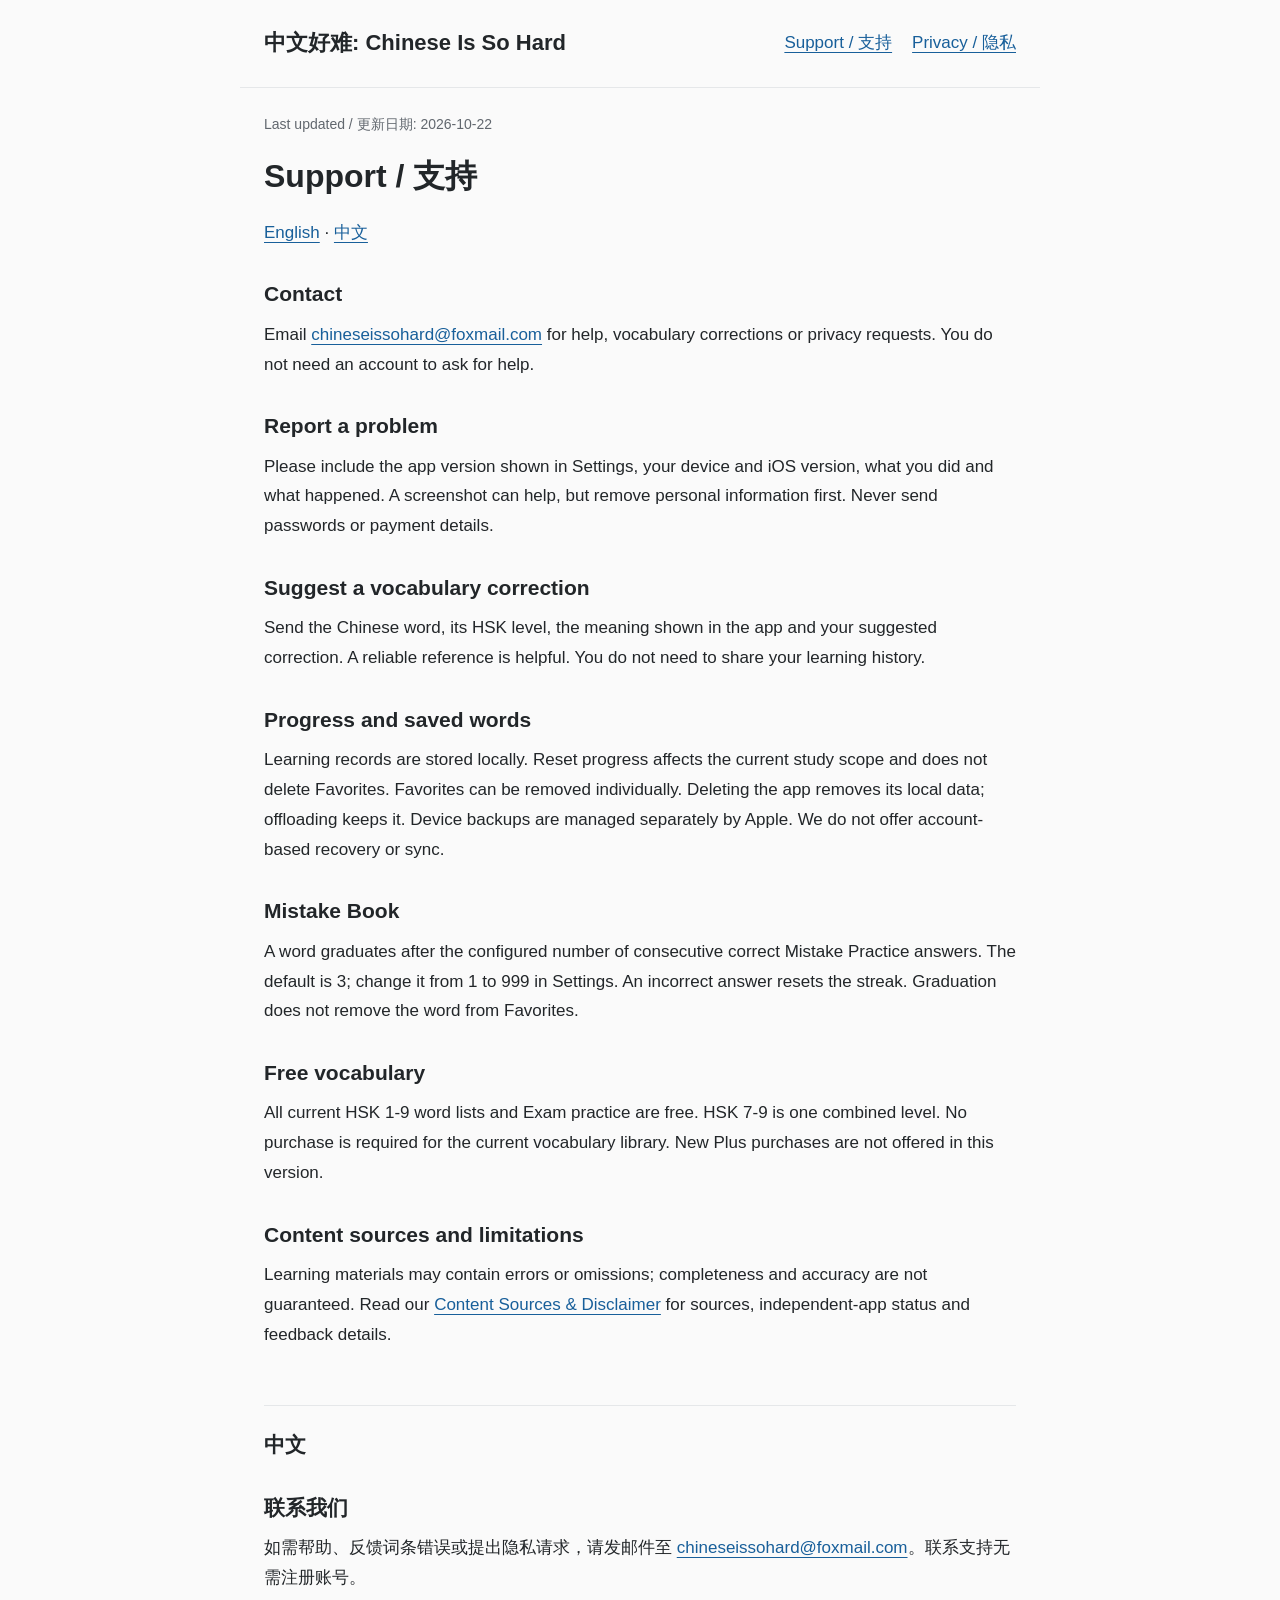
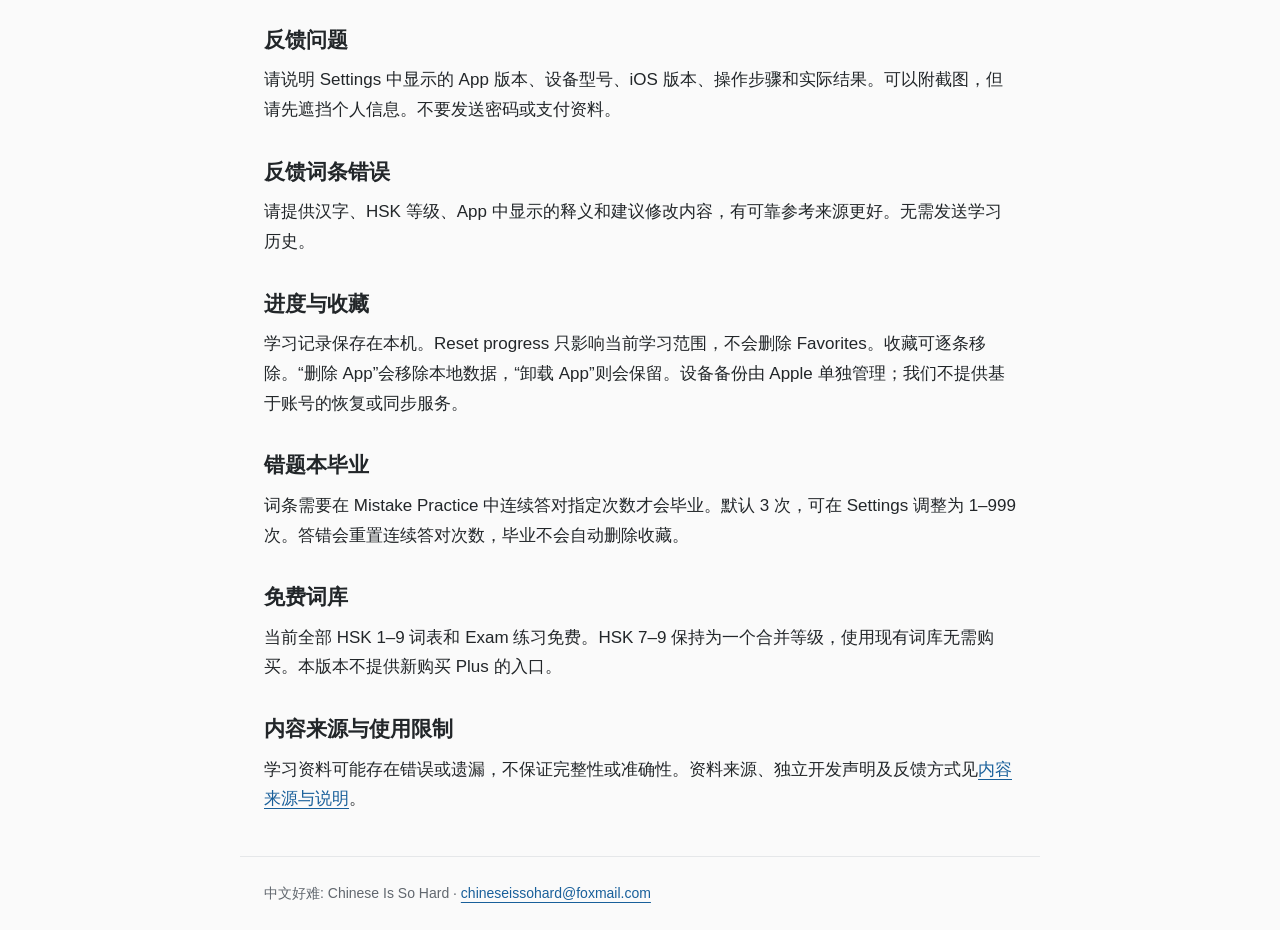
<file: index.html>
<!doctype html>
<html lang="en">
<head><meta charset="utf-8"><meta name="viewport" content="width=device-width, initial-scale=1"><title>Support / 支持 | 中文好难: Chinese Is So Hard</title><link rel="stylesheet" href="style.css"></head>
<body>
<header><a class="brand" href="index.html">中文好难: Chinese Is So Hard</a><nav aria-label="Pages"><a href="index.html">Support / 支持</a><a href="privacy.html">Privacy / 隐私</a></nav></header>
<main><p class="draft">Last updated / 更新日期: 2026-10-22</p>
<h1>Support / 支持</h1><p class="languages"><a href="#english">English</a> · <a href="#chinese">中文</a></p>
<div id="english"><section lang="en">
<h2>Contact</h2>
<p>Email <a href="mailto:chineseissohard@foxmail.com">chineseissohard@foxmail.com</a> for help, vocabulary corrections or privacy requests. You do not need an account to ask for help.</p>
<h2>Report a problem</h2>
<p>Please include the app version shown in Settings, your device and iOS version, what you did and what happened. A screenshot can help, but remove personal information first. Never send passwords or payment details.</p>
<h2>Suggest a vocabulary correction</h2>
<p>Send the Chinese word, its HSK level, the meaning shown in the app and your suggested correction. A reliable reference is helpful. You do not need to share your learning history.</p>
<h2>Progress and saved words</h2>
<p>Learning records are stored locally. Reset progress affects the current study scope and does not delete Favorites. Favorites can be removed individually. Deleting the app removes its local data; offloading keeps it. Device backups are managed separately by Apple. We do not offer account-based recovery or sync.</p>
<h2>Mistake Book</h2>
<p>A word graduates after the configured number of consecutive correct Mistake Practice answers. The default is 3; change it from 1 to 999 in Settings. An incorrect answer resets the streak. Graduation does not remove the word from Favorites.</p>
<h2>Free vocabulary</h2>
<p>All current HSK 1-9 word lists and Exam practice are free. HSK 7-9 is one combined level. No purchase is required for the current vocabulary library. New Plus purchases are not offered in this version.</p>
<h2>Content sources and limitations</h2>
<p>Learning materials may contain errors or omissions; completeness and accuracy are not guaranteed. Read our <a href="content.html">Content Sources &amp; Disclaimer</a> for sources, independent-app status and feedback details.</p>
</section></div>
<div id="chinese"><h2 class="language-title">中文</h2><section lang="zh-Hans">
<h2>联系我们</h2>
<p>如需帮助、反馈词条错误或提出隐私请求，请发邮件至 <a href="mailto:chineseissohard@foxmail.com">chineseissohard@foxmail.com</a>。联系支持无需注册账号。</p>
<h2>反馈问题</h2>
<p>请说明 Settings 中显示的 App 版本、设备型号、iOS 版本、操作步骤和实际结果。可以附截图，但请先遮挡个人信息。不要发送密码或支付资料。</p>
<h2>反馈词条错误</h2>
<p>请提供汉字、HSK 等级、App 中显示的释义和建议修改内容，有可靠参考来源更好。无需发送学习历史。</p>
<h2>进度与收藏</h2>
<p>学习记录保存在本机。Reset progress 只影响当前学习范围，不会删除 Favorites。收藏可逐条移除。“删除 App”会移除本地数据，“卸载 App”则会保留。设备备份由 Apple 单独管理；我们不提供基于账号的恢复或同步服务。</p>
<h2>错题本毕业</h2>
<p>词条需要在 Mistake Practice 中连续答对指定次数才会毕业。默认 3 次，可在 Settings 调整为 1–999 次。答错会重置连续答对次数，毕业不会自动删除收藏。</p>
<h2>免费词库</h2>
<p>当前全部 HSK 1–9 词表和 Exam 练习免费。HSK 7–9 保持为一个合并等级，使用现有词库无需购买。本版本不提供新购买 Plus 的入口。</p>
<h2>内容来源与使用限制</h2>
<p>学习资料可能存在错误或遗漏，不保证完整性或准确性。资料来源、独立开发声明及反馈方式见<a href="content.html">内容来源与说明</a>。</p>
</section></div>

</main><footer>中文好难: Chinese Is So Hard · <a href="mailto:chineseissohard@foxmail.com">chineseissohard@foxmail.com</a></footer>
</body></html>
</file>
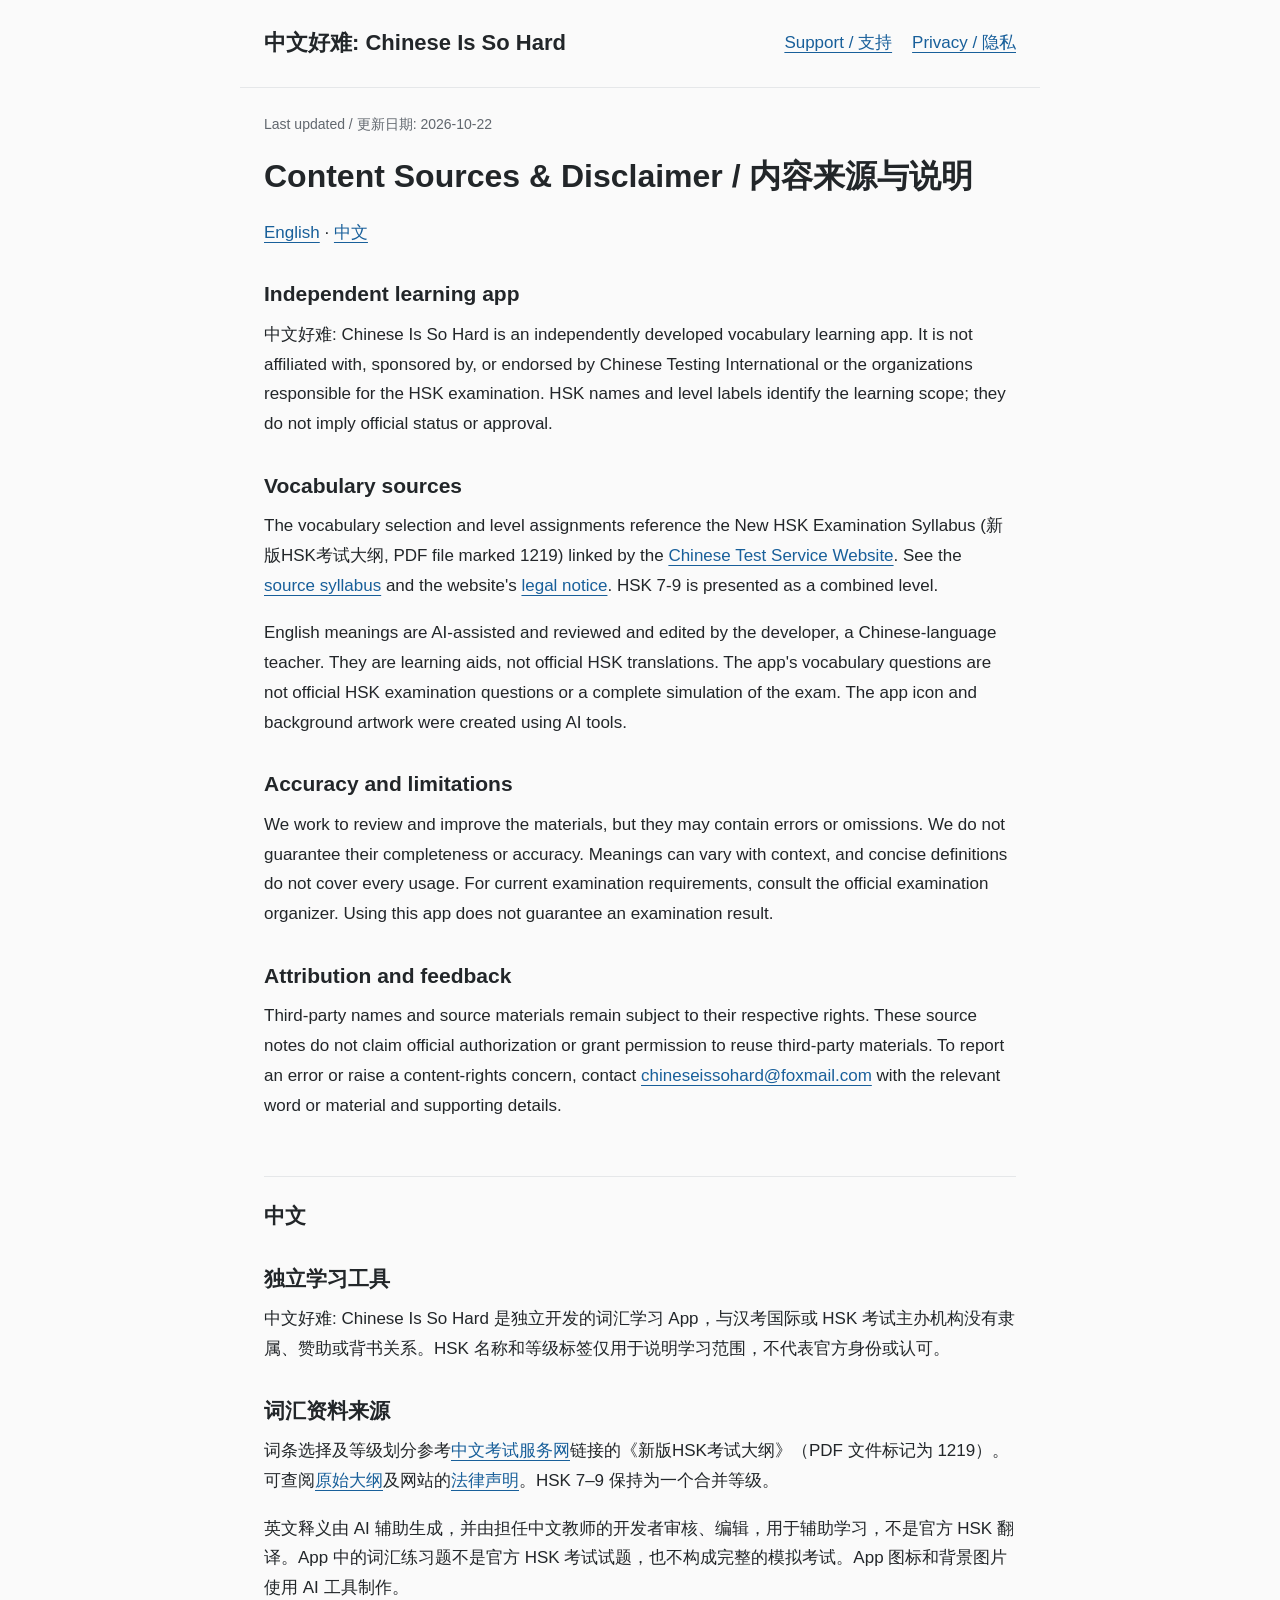
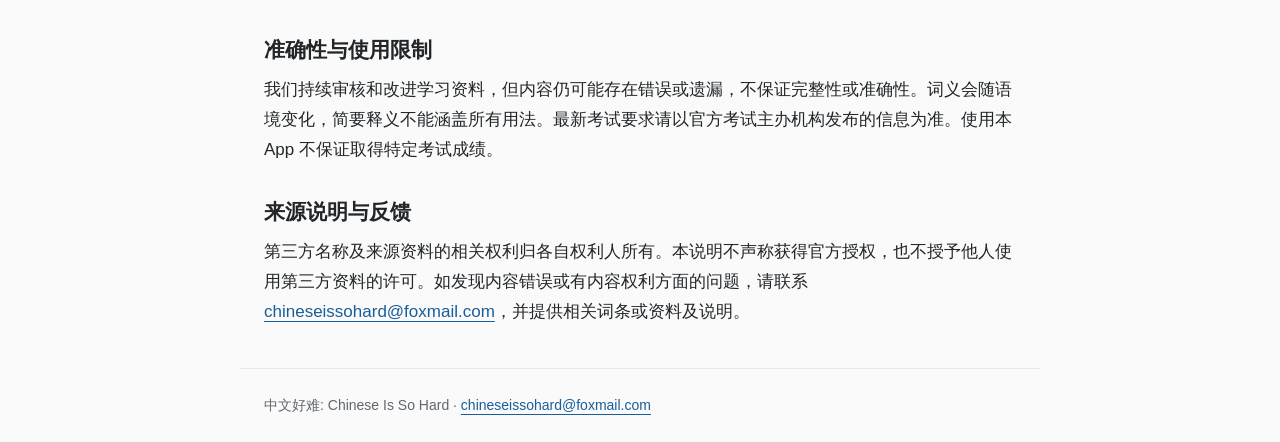
<file: content.html>
<!doctype html>
<html lang="en">
<head><meta charset="utf-8"><meta name="viewport" content="width=device-width, initial-scale=1"><title>Content Sources &amp; Disclaimer / 内容来源与说明 | 中文好难: Chinese Is So Hard</title><link rel="stylesheet" href="style.css"></head>
<body>
<header><a class="brand" href="index.html">中文好难: Chinese Is So Hard</a><nav aria-label="Pages"><a href="index.html">Support / 支持</a><a href="privacy.html">Privacy / 隐私</a></nav></header>
<main><p class="draft">Last updated / 更新日期: 2026-10-22</p>
<h1>Content Sources &amp; Disclaimer / 内容来源与说明</h1>
<p class="languages"><a href="#english">English</a> · <a href="#chinese">中文</a></p>
<section id="english" lang="en">
<h2>Independent learning app</h2>
<p>中文好难: Chinese Is So Hard is an independently developed vocabulary learning app. It is not affiliated with, sponsored by, or endorsed by Chinese Testing International or the organizations responsible for the HSK examination. HSK names and level labels identify the learning scope; they do not imply official status or approval.</p>
<h2>Vocabulary sources</h2>
<p>The vocabulary selection and level assignments reference the New HSK Examination Syllabus (新版HSK考试大纲, PDF file marked 1219) linked by the <a href="https://www.chinesetest.cn/">Chinese Test Service Website</a>. See the <a href="https://hsk.cn-bj.ufileos.com/3.0/%E6%96%B0%E7%89%88HSK%E8%80%83%E8%AF%95%E5%A4%A7%E7%BA%B21219.pdf">source syllabus</a> and the website's <a href="https://www.chinesetest.cn/legal-notice">legal notice</a>. HSK 7-9 is presented as a combined level.</p>
<p>English meanings are AI-assisted and reviewed and edited by the developer, a Chinese-language teacher. They are learning aids, not official HSK translations. The app's vocabulary questions are not official HSK examination questions or a complete simulation of the exam. The app icon and background artwork were created using AI tools.</p>
<h2>Accuracy and limitations</h2>
<p>We work to review and improve the materials, but they may contain errors or omissions. We do not guarantee their completeness or accuracy. Meanings can vary with context, and concise definitions do not cover every usage. For current examination requirements, consult the official examination organizer. Using this app does not guarantee an examination result.</p>
<h2>Attribution and feedback</h2>
<p>Third-party names and source materials remain subject to their respective rights. These source notes do not claim official authorization or grant permission to reuse third-party materials. To report an error or raise a content-rights concern, contact <a href="mailto:chineseissohard@foxmail.com">chineseissohard@foxmail.com</a> with the relevant word or material and supporting details.</p>
</section>
<section id="chinese" lang="zh-Hans">
<h2 class="language-title">中文</h2>
<h2>独立学习工具</h2>
<p>中文好难: Chinese Is So Hard 是独立开发的词汇学习 App，与汉考国际或 HSK 考试主办机构没有隶属、赞助或背书关系。HSK 名称和等级标签仅用于说明学习范围，不代表官方身份或认可。</p>
<h2>词汇资料来源</h2>
<p>词条选择及等级划分参考<a href="https://www.chinesetest.cn/">中文考试服务网</a>链接的《新版HSK考试大纲》（PDF 文件标记为 1219）。可查阅<a href="https://hsk.cn-bj.ufileos.com/3.0/%E6%96%B0%E7%89%88HSK%E8%80%83%E8%AF%95%E5%A4%A7%E7%BA%B21219.pdf">原始大纲</a>及网站的<a href="https://www.chinesetest.cn/legal-notice">法律声明</a>。HSK 7–9 保持为一个合并等级。</p>
<p>英文释义由 AI 辅助生成，并由担任中文教师的开发者审核、编辑，用于辅助学习，不是官方 HSK 翻译。App 中的词汇练习题不是官方 HSK 考试试题，也不构成完整的模拟考试。App 图标和背景图片使用 AI 工具制作。</p>
<h2>准确性与使用限制</h2>
<p>我们持续审核和改进学习资料，但内容仍可能存在错误或遗漏，不保证完整性或准确性。词义会随语境变化，简要释义不能涵盖所有用法。最新考试要求请以官方考试主办机构发布的信息为准。使用本 App 不保证取得特定考试成绩。</p>
<h2>来源说明与反馈</h2>
<p>第三方名称及来源资料的相关权利归各自权利人所有。本说明不声称获得官方授权，也不授予他人使用第三方资料的许可。如发现内容错误或有内容权利方面的问题，请联系 <a href="mailto:chineseissohard@foxmail.com">chineseissohard@foxmail.com</a>，并提供相关词条或资料及说明。</p>
</section>
</main><footer>中文好难: Chinese Is So Hard · <a href="mailto:chineseissohard@foxmail.com">chineseissohard@foxmail.com</a></footer>
</body></html>
</file>
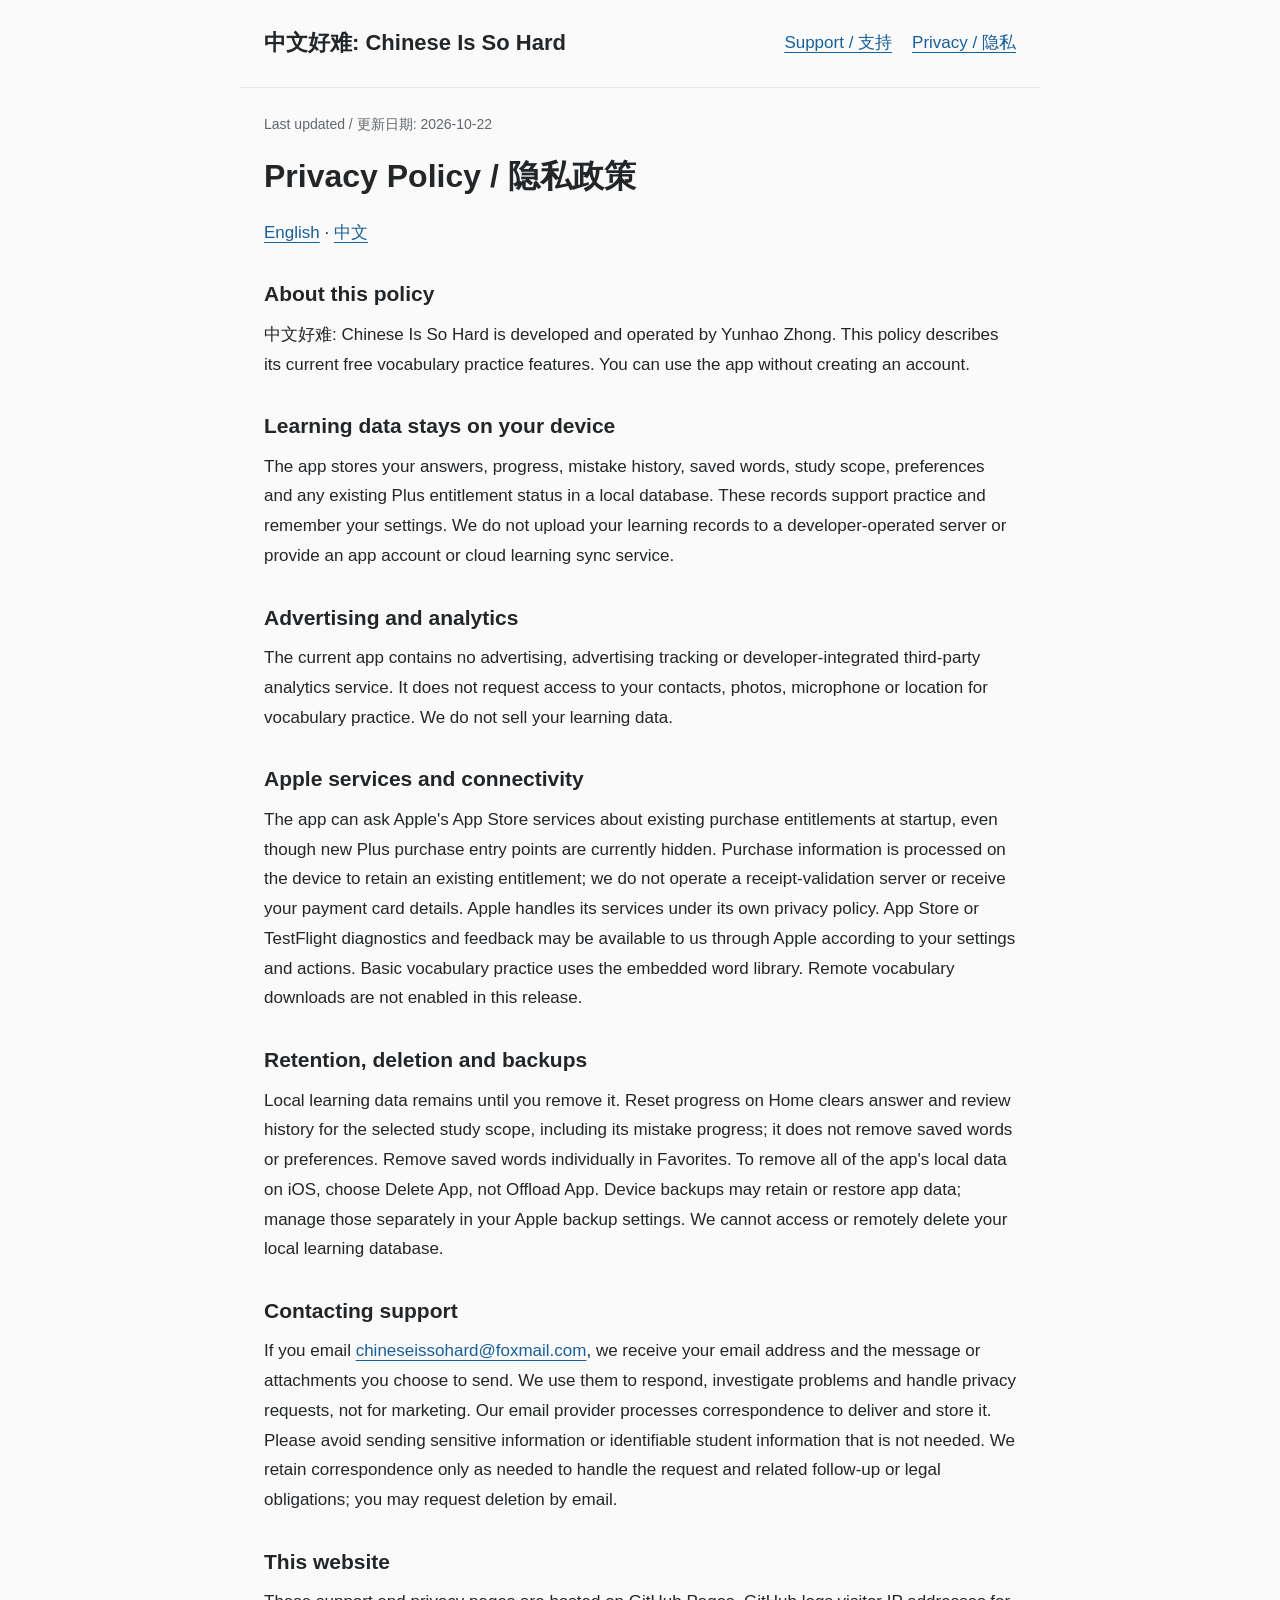
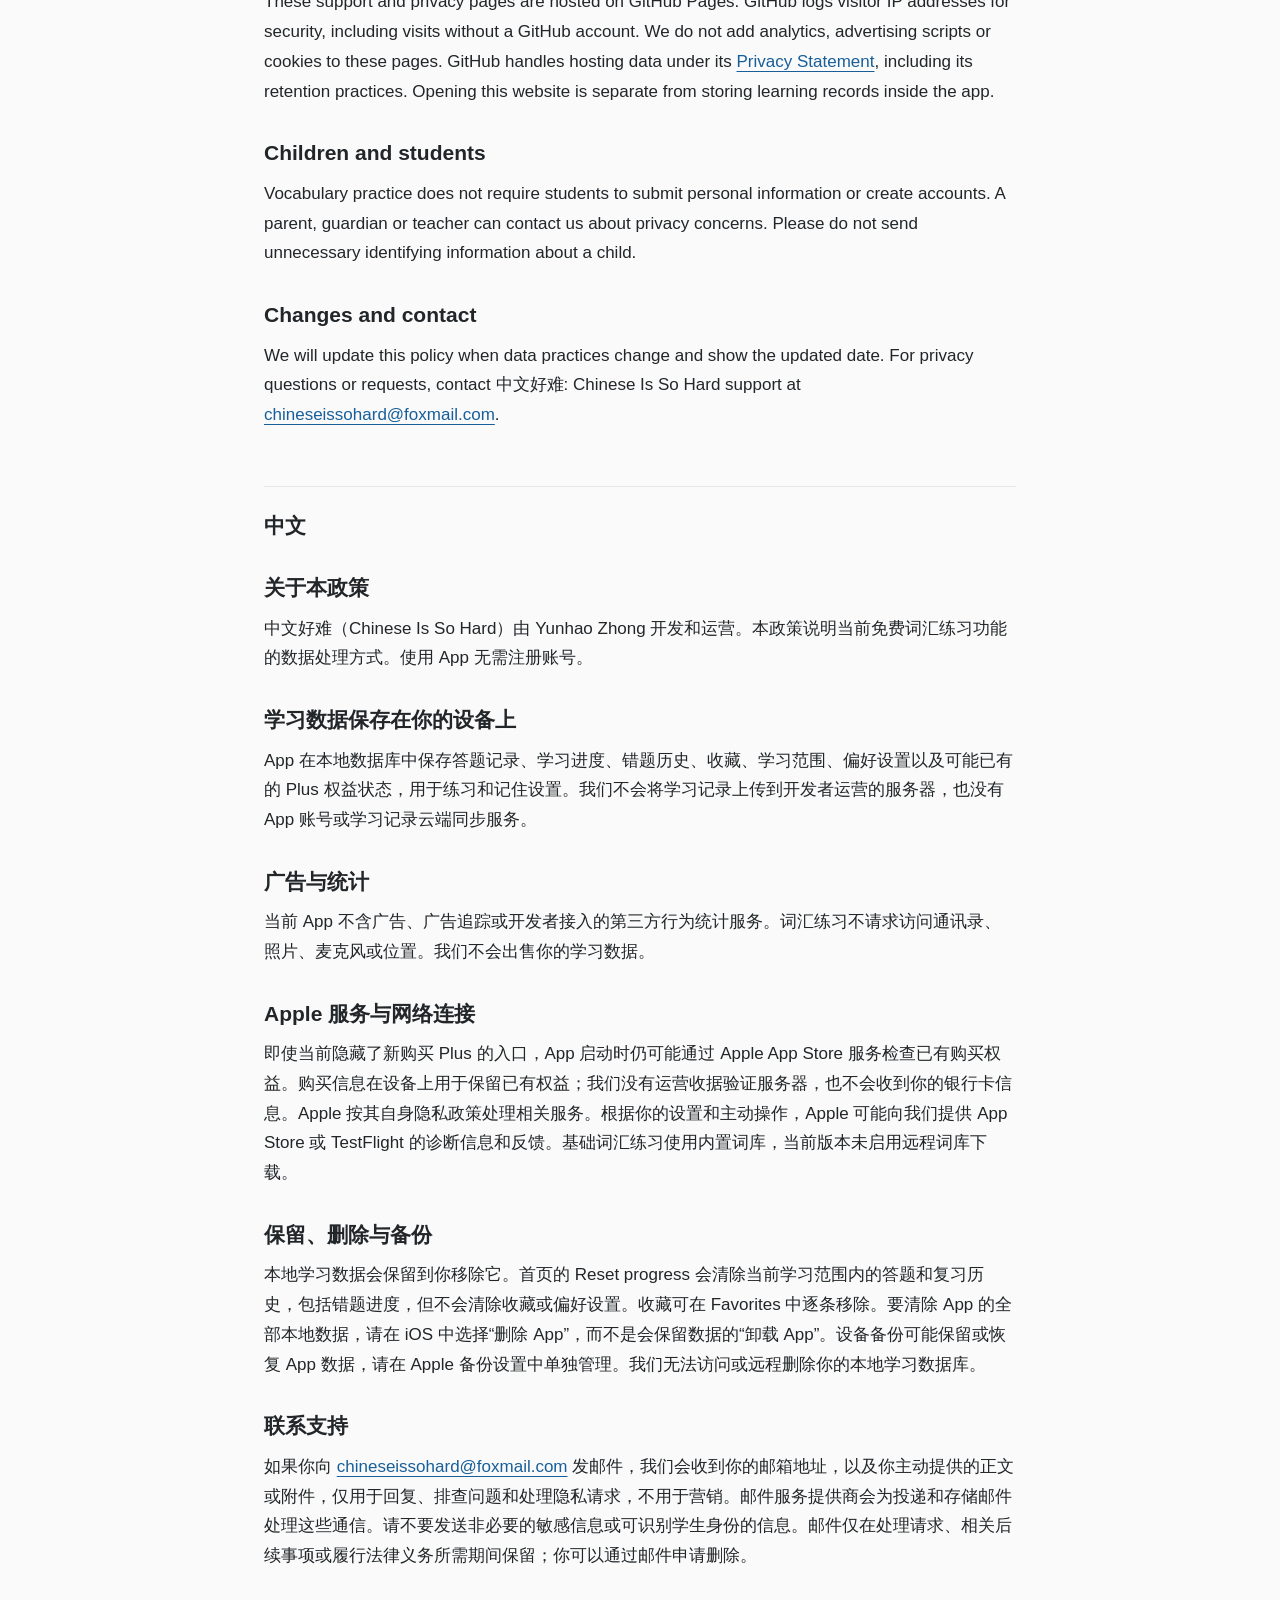
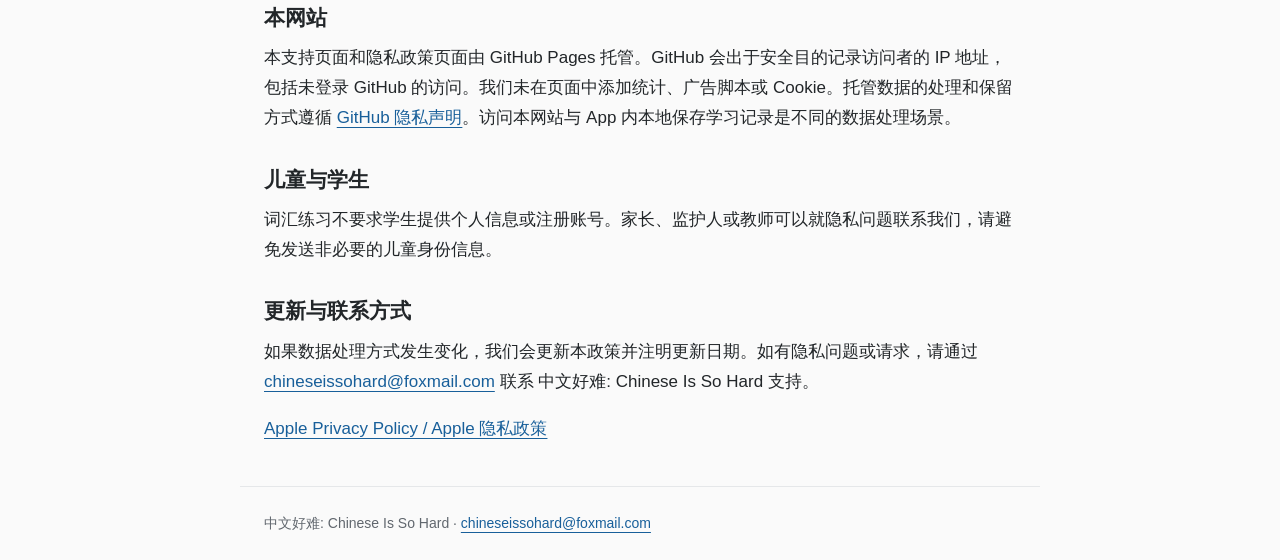
<file: privacy.html>
<!doctype html>
<html lang="en">
<head><meta charset="utf-8"><meta name="viewport" content="width=device-width, initial-scale=1"><title>Privacy Policy / 隐私政策 | 中文好难: Chinese Is So Hard</title><link rel="stylesheet" href="style.css"></head>
<body>
<header><a class="brand" href="index.html">中文好难: Chinese Is So Hard</a><nav aria-label="Pages"><a href="index.html">Support / 支持</a><a href="privacy.html">Privacy / 隐私</a></nav></header>
<main><p class="draft">Last updated / 更新日期: 2026-10-22</p>
<h1>Privacy Policy / 隐私政策</h1><p class="languages"><a href="#english">English</a> · <a href="#chinese">中文</a></p>
<div id="english"><section lang="en">
<h2>About this policy</h2>
<p>中文好难: Chinese Is So Hard is developed and operated by Yunhao Zhong. This policy describes its current free vocabulary practice features. You can use the app without creating an account.</p>
<h2>Learning data stays on your device</h2>
<p>The app stores your answers, progress, mistake history, saved words, study scope, preferences and any existing Plus entitlement status in a local database. These records support practice and remember your settings. We do not upload your learning records to a developer-operated server or provide an app account or cloud learning sync service.</p>
<h2>Advertising and analytics</h2>
<p>The current app contains no advertising, advertising tracking or developer-integrated third-party analytics service. It does not request access to your contacts, photos, microphone or location for vocabulary practice. We do not sell your learning data.</p>
<h2>Apple services and connectivity</h2>
<p>The app can ask Apple's App Store services about existing purchase entitlements at startup, even though new Plus purchase entry points are currently hidden. Purchase information is processed on the device to retain an existing entitlement; we do not operate a receipt-validation server or receive your payment card details. Apple handles its services under its own privacy policy. App Store or TestFlight diagnostics and feedback may be available to us through Apple according to your settings and actions. Basic vocabulary practice uses the embedded word library. Remote vocabulary downloads are not enabled in this release.</p>
<h2>Retention, deletion and backups</h2>
<p>Local learning data remains until you remove it. Reset progress on Home clears answer and review history for the selected study scope, including its mistake progress; it does not remove saved words or preferences. Remove saved words individually in Favorites. To remove all of the app's local data on iOS, choose Delete App, not Offload App. Device backups may retain or restore app data; manage those separately in your Apple backup settings. We cannot access or remotely delete your local learning database.</p>
<h2>Contacting support</h2>
<p>If you email <a href="mailto:chineseissohard@foxmail.com">chineseissohard@foxmail.com</a>, we receive your email address and the message or attachments you choose to send. We use them to respond, investigate problems and handle privacy requests, not for marketing. Our email provider processes correspondence to deliver and store it. Please avoid sending sensitive information or identifiable student information that is not needed. We retain correspondence only as needed to handle the request and related follow-up or legal obligations; you may request deletion by email.</p>
<h2>This website</h2>
<p>These support and privacy pages are hosted on GitHub Pages. GitHub logs visitor IP addresses for security, including visits without a GitHub account. We do not add analytics, advertising scripts or cookies to these pages. GitHub handles hosting data under its <a href="https://docs.github.com/en/site-policy/privacy-policies/github-general-privacy-statement">Privacy Statement</a>, including its retention practices. Opening this website is separate from storing learning records inside the app.</p>
<h2>Children and students</h2>
<p>Vocabulary practice does not require students to submit personal information or create accounts. A parent, guardian or teacher can contact us about privacy concerns. Please do not send unnecessary identifying information about a child.</p>
<h2>Changes and contact</h2>
<p>We will update this policy when data practices change and show the updated date. For privacy questions or requests, contact 中文好难: Chinese Is So Hard support at <a href="mailto:chineseissohard@foxmail.com">chineseissohard@foxmail.com</a>.</p>
</section></div>
<div id="chinese"><h2 class="language-title">中文</h2><section lang="zh-Hans">
<h2>关于本政策</h2>
<p>中文好难（Chinese Is So Hard）由 Yunhao Zhong 开发和运营。本政策说明当前免费词汇练习功能的数据处理方式。使用 App 无需注册账号。</p>
<h2>学习数据保存在你的设备上</h2>
<p>App 在本地数据库中保存答题记录、学习进度、错题历史、收藏、学习范围、偏好设置以及可能已有的 Plus 权益状态，用于练习和记住设置。我们不会将学习记录上传到开发者运营的服务器，也没有 App 账号或学习记录云端同步服务。</p>
<h2>广告与统计</h2>
<p>当前 App 不含广告、广告追踪或开发者接入的第三方行为统计服务。词汇练习不请求访问通讯录、照片、麦克风或位置。我们不会出售你的学习数据。</p>
<h2>Apple 服务与网络连接</h2>
<p>即使当前隐藏了新购买 Plus 的入口，App 启动时仍可能通过 Apple App Store 服务检查已有购买权益。购买信息在设备上用于保留已有权益；我们没有运营收据验证服务器，也不会收到你的银行卡信息。Apple 按其自身隐私政策处理相关服务。根据你的设置和主动操作，Apple 可能向我们提供 App Store 或 TestFlight 的诊断信息和反馈。基础词汇练习使用内置词库，当前版本未启用远程词库下载。</p>
<h2>保留、删除与备份</h2>
<p>本地学习数据会保留到你移除它。首页的 Reset progress 会清除当前学习范围内的答题和复习历史，包括错题进度，但不会清除收藏或偏好设置。收藏可在 Favorites 中逐条移除。要清除 App 的全部本地数据，请在 iOS 中选择“删除 App”，而不是会保留数据的“卸载 App”。设备备份可能保留或恢复 App 数据，请在 Apple 备份设置中单独管理。我们无法访问或远程删除你的本地学习数据库。</p>
<h2>联系支持</h2>
<p>如果你向 <a href="mailto:chineseissohard@foxmail.com">chineseissohard@foxmail.com</a> 发邮件，我们会收到你的邮箱地址，以及你主动提供的正文或附件，仅用于回复、排查问题和处理隐私请求，不用于营销。邮件服务提供商会为投递和存储邮件处理这些通信。请不要发送非必要的敏感信息或可识别学生身份的信息。邮件仅在处理请求、相关后续事项或履行法律义务所需期间保留；你可以通过邮件申请删除。</p>
<h2>本网站</h2>
<p>本支持页面和隐私政策页面由 GitHub Pages 托管。GitHub 会出于安全目的记录访问者的 IP 地址，包括未登录 GitHub 的访问。我们未在页面中添加统计、广告脚本或 Cookie。托管数据的处理和保留方式遵循 <a href="https://docs.github.com/en/site-policy/privacy-policies/github-general-privacy-statement">GitHub 隐私声明</a>。访问本网站与 App 内本地保存学习记录是不同的数据处理场景。</p>
<h2>儿童与学生</h2>
<p>词汇练习不要求学生提供个人信息或注册账号。家长、监护人或教师可以就隐私问题联系我们，请避免发送非必要的儿童身份信息。</p>
<h2>更新与联系方式</h2>
<p>如果数据处理方式发生变化，我们会更新本政策并注明更新日期。如有隐私问题或请求，请通过 <a href="mailto:chineseissohard@foxmail.com">chineseissohard@foxmail.com</a> 联系 中文好难: Chinese Is So Hard 支持。</p>
</section></div>
<p><a href="https://www.apple.com/legal/privacy/">Apple Privacy Policy / Apple 隐私政策</a></p>
</main><footer>中文好难: Chinese Is So Hard · <a href="mailto:chineseissohard@foxmail.com">chineseissohard@foxmail.com</a></footer>
</body></html>
</file>
<file: style.css>
* { box-sizing: border-box; }
html { color-scheme: light; scroll-padding-top: 24px; }
body { margin: 0; background: #fafafa; color: #222629; font: 17px/1.75 -apple-system, BlinkMacSystemFont, "Segoe UI", sans-serif; letter-spacing: 0; }
header, main, footer { max-width: 800px; margin: auto; padding: 24px; }
header { display: flex; align-items: center; justify-content: space-between; flex-wrap: wrap; gap: 16px; border-bottom: 1px solid #e5e7e9; }
nav { display: flex; flex-wrap: wrap; gap: 20px; }
a { color: #185f9a; text-underline-offset: 4px; overflow-wrap: anywhere; }
a:focus-visible { outline: 3px solid #185f9a; outline-offset: 4px; }
.brand { font-size: 22px; font-weight: 700; color: #222629; text-decoration: none; }
h1 { font-size: 32px; line-height: 1.3; margin: 20px 0; }
h2 { font-size: 21px; line-height: 1.45; margin: 32px 0 10px; }
p { margin: 0 0 18px; overflow-wrap: anywhere; }
.draft, footer { color: #61676e; font-size: 14px; }
.language-title { margin-top: 56px; padding-top: 24px; border-top: 1px solid #e5e7e9; }
footer { border-top: 1px solid #e5e7e9; }
@media (max-width: 480px) { header, main, footer { padding: 20px; } h1 { font-size: 28px; } }
</file>
